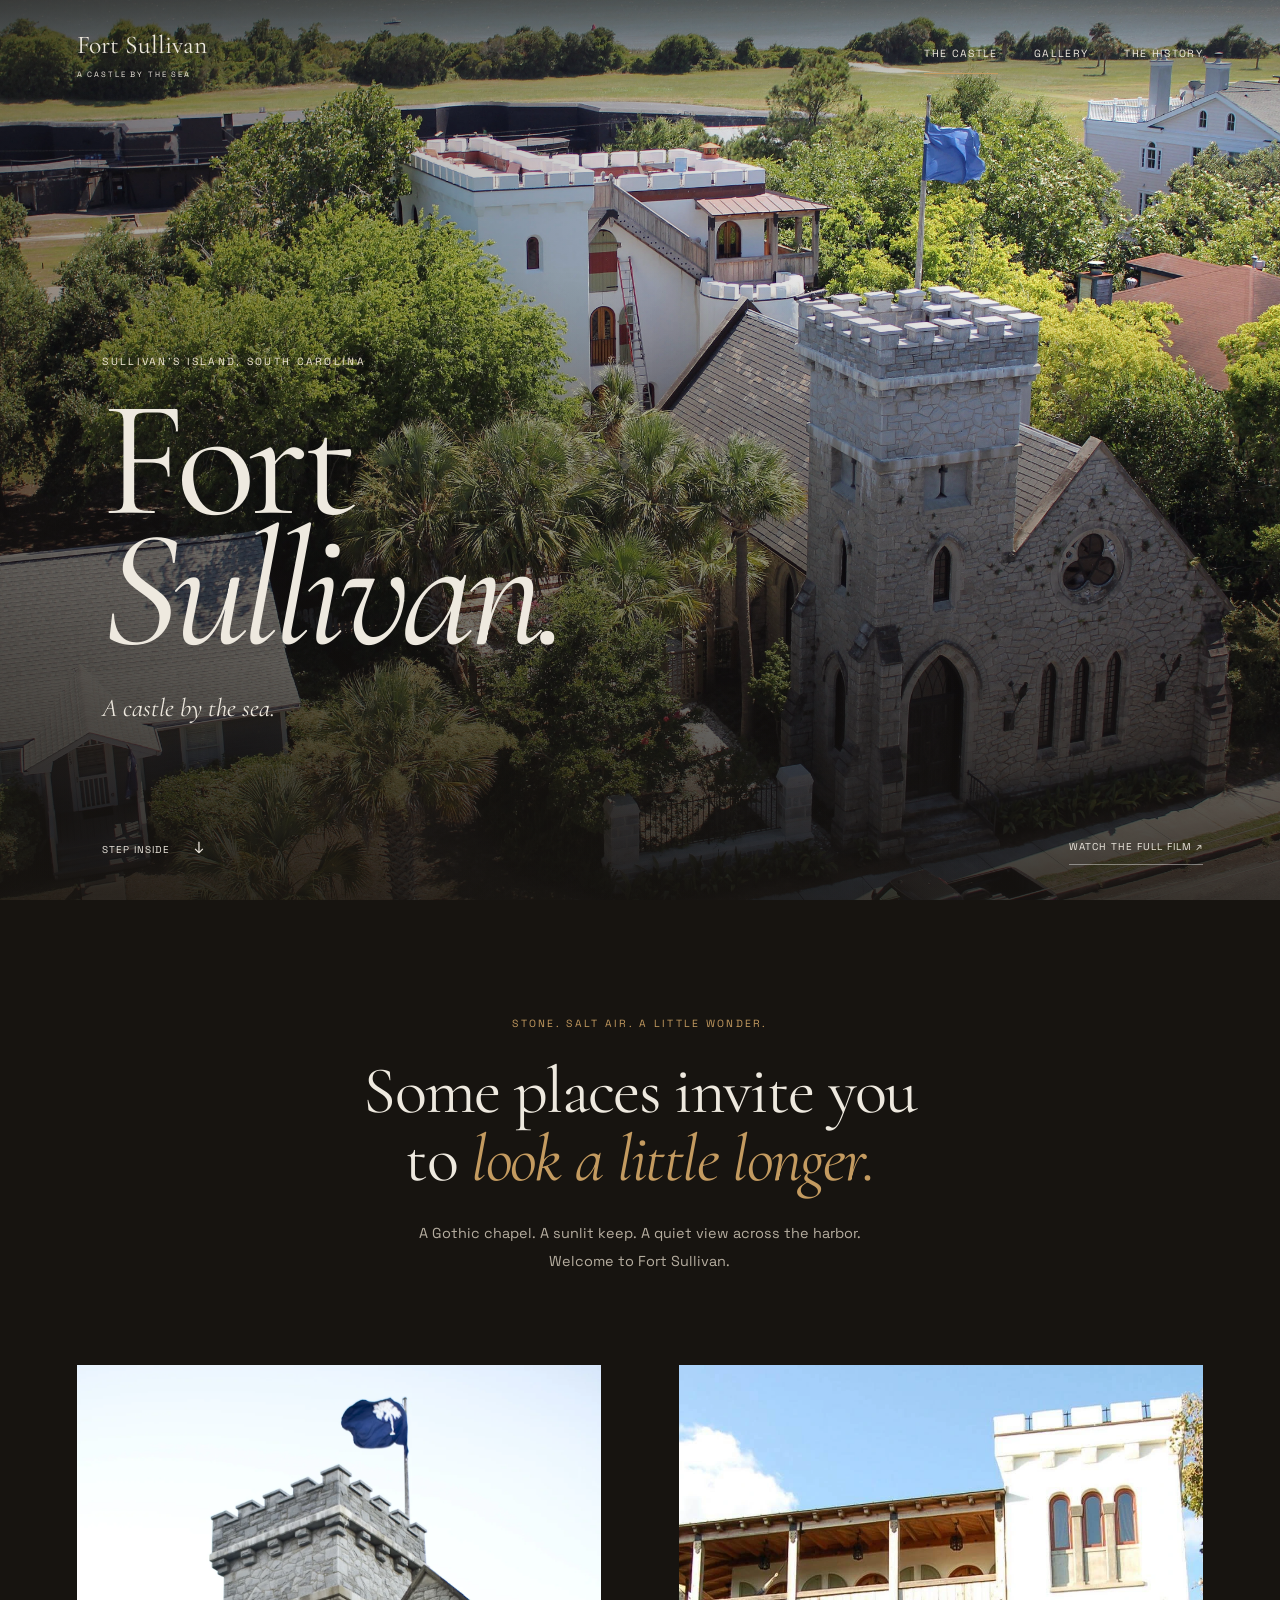
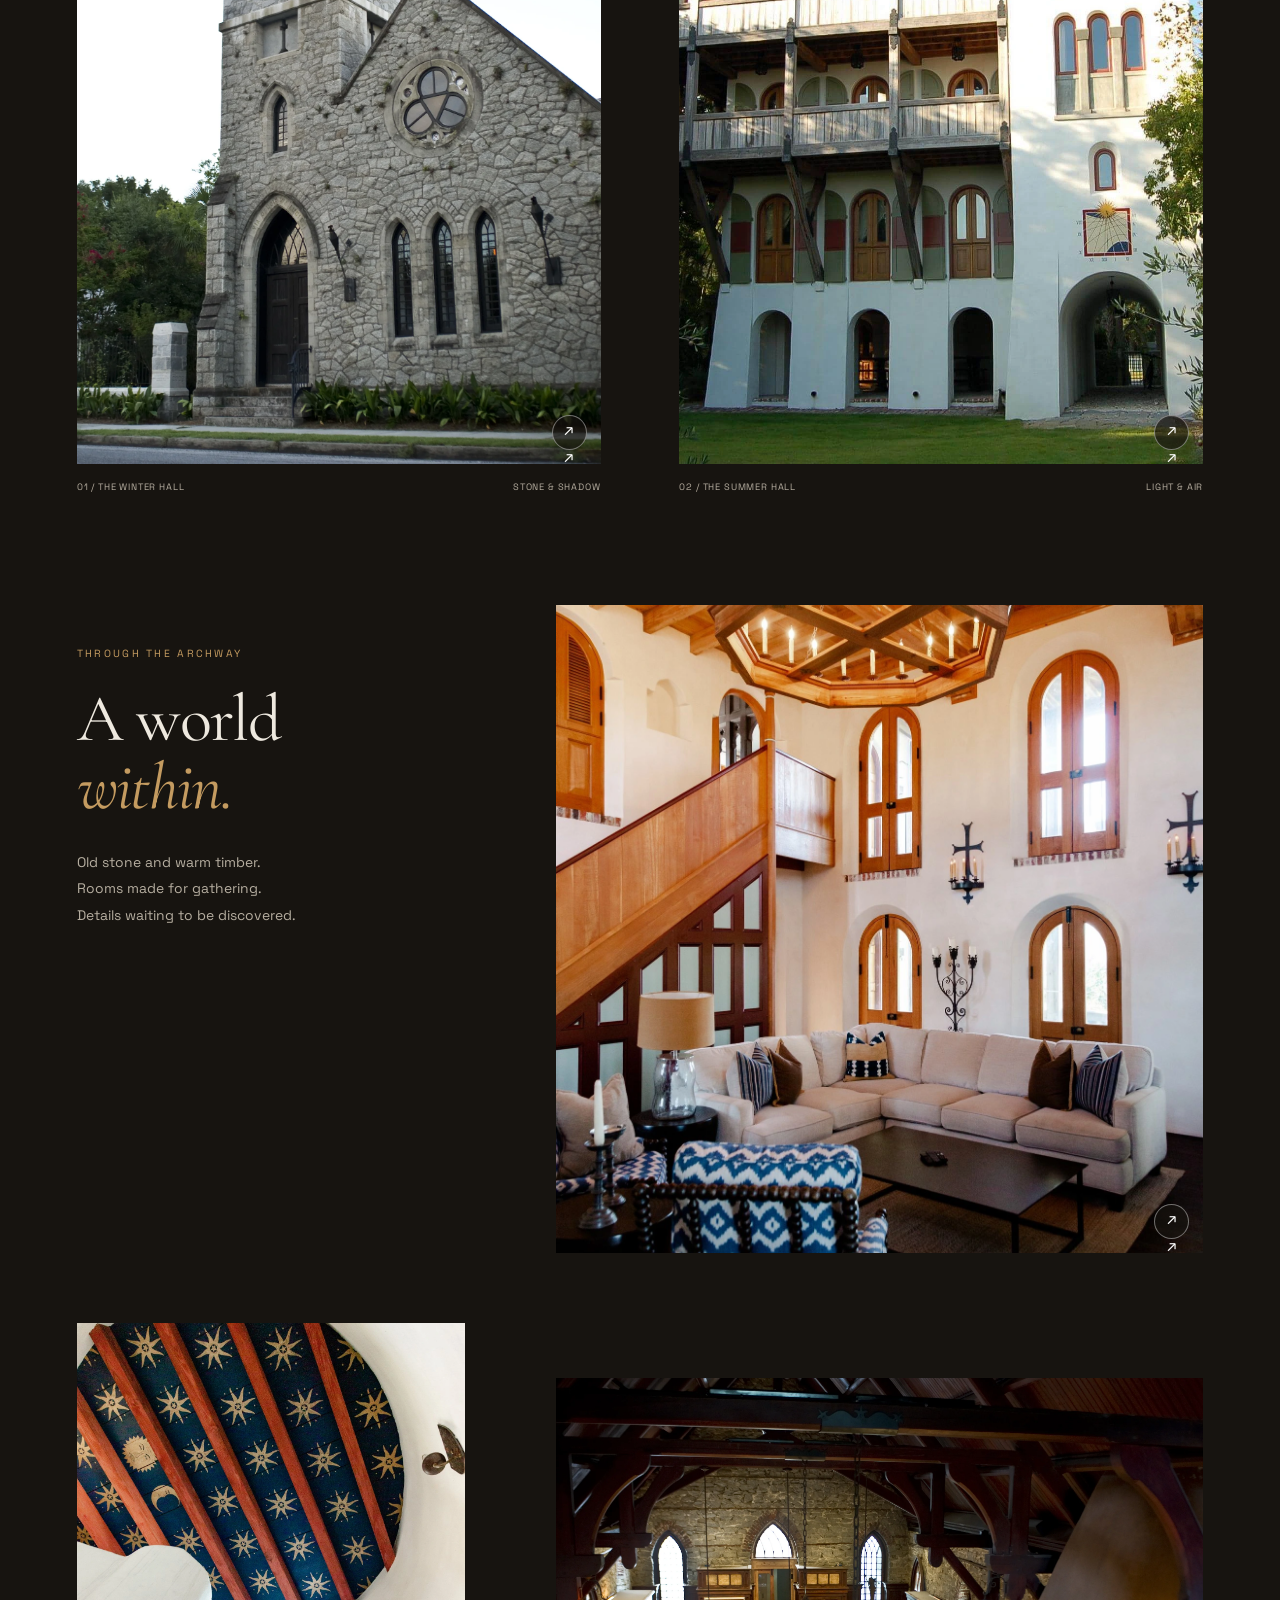
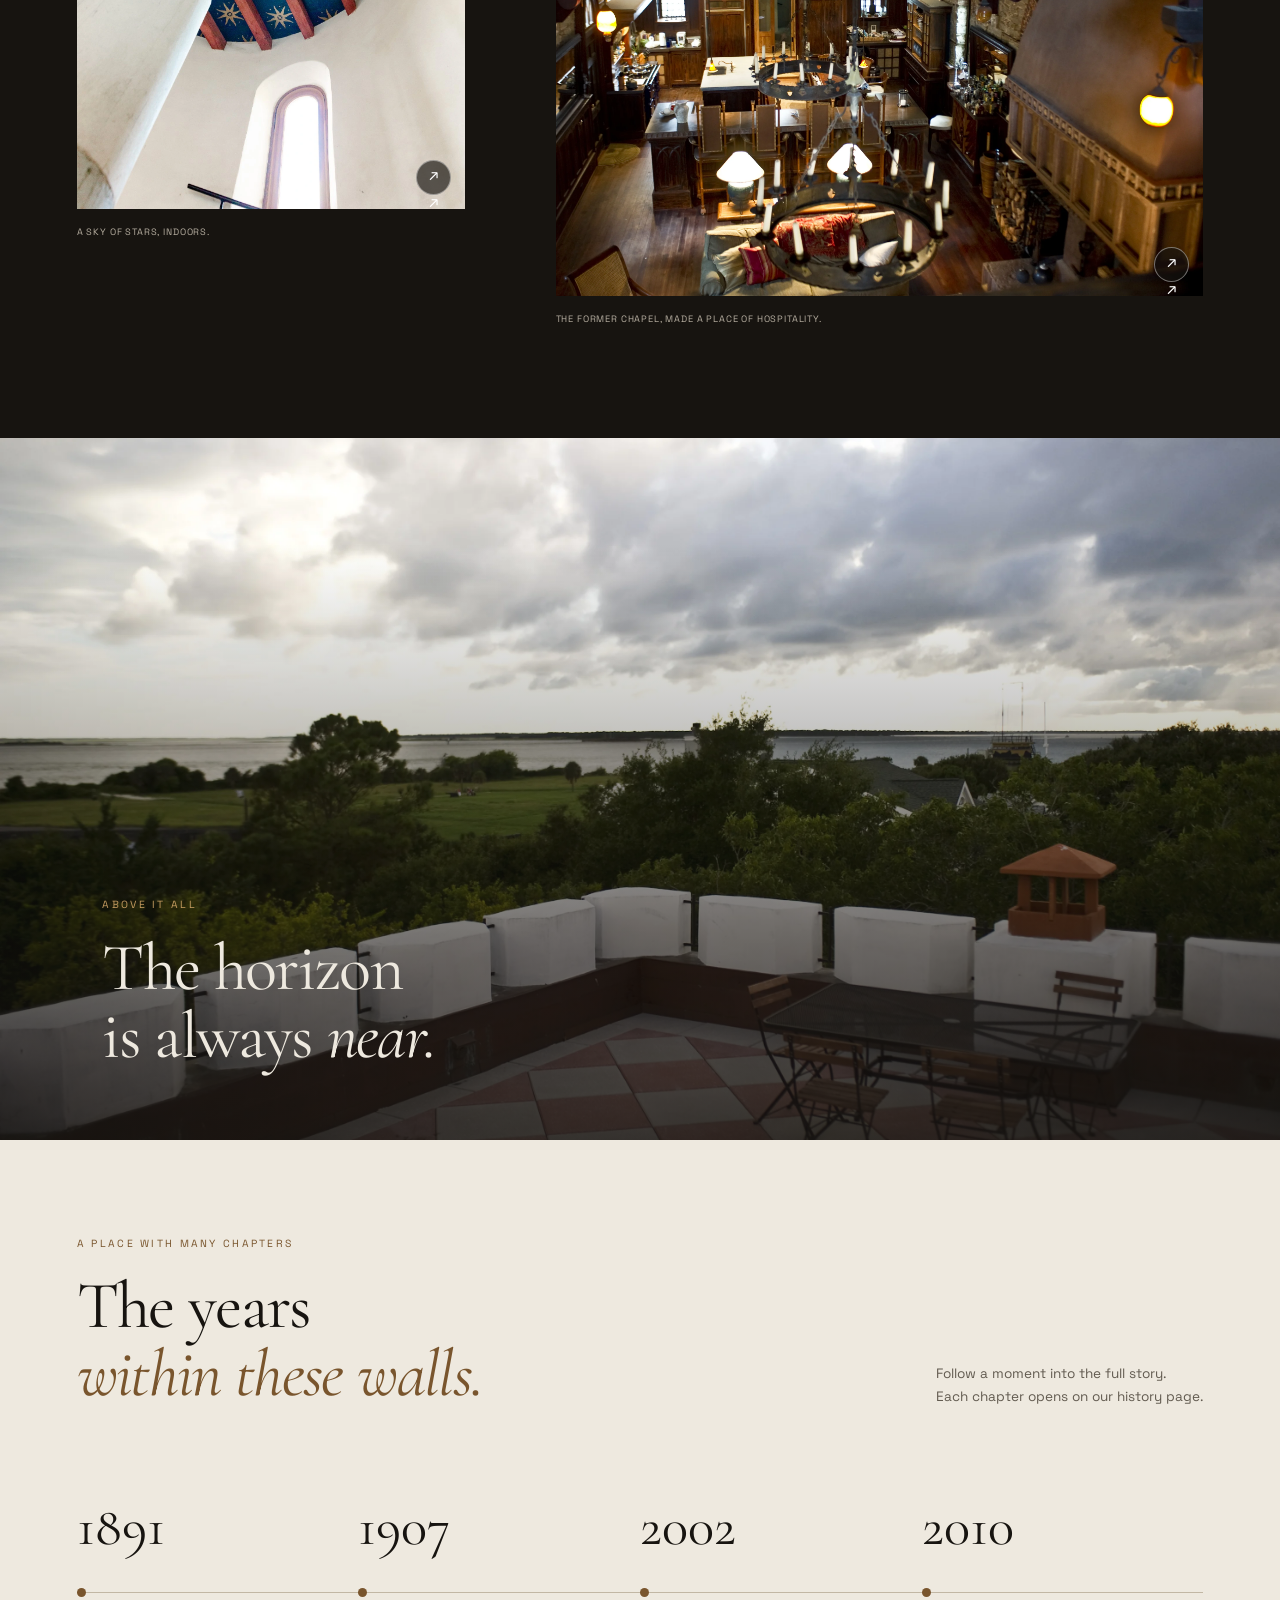
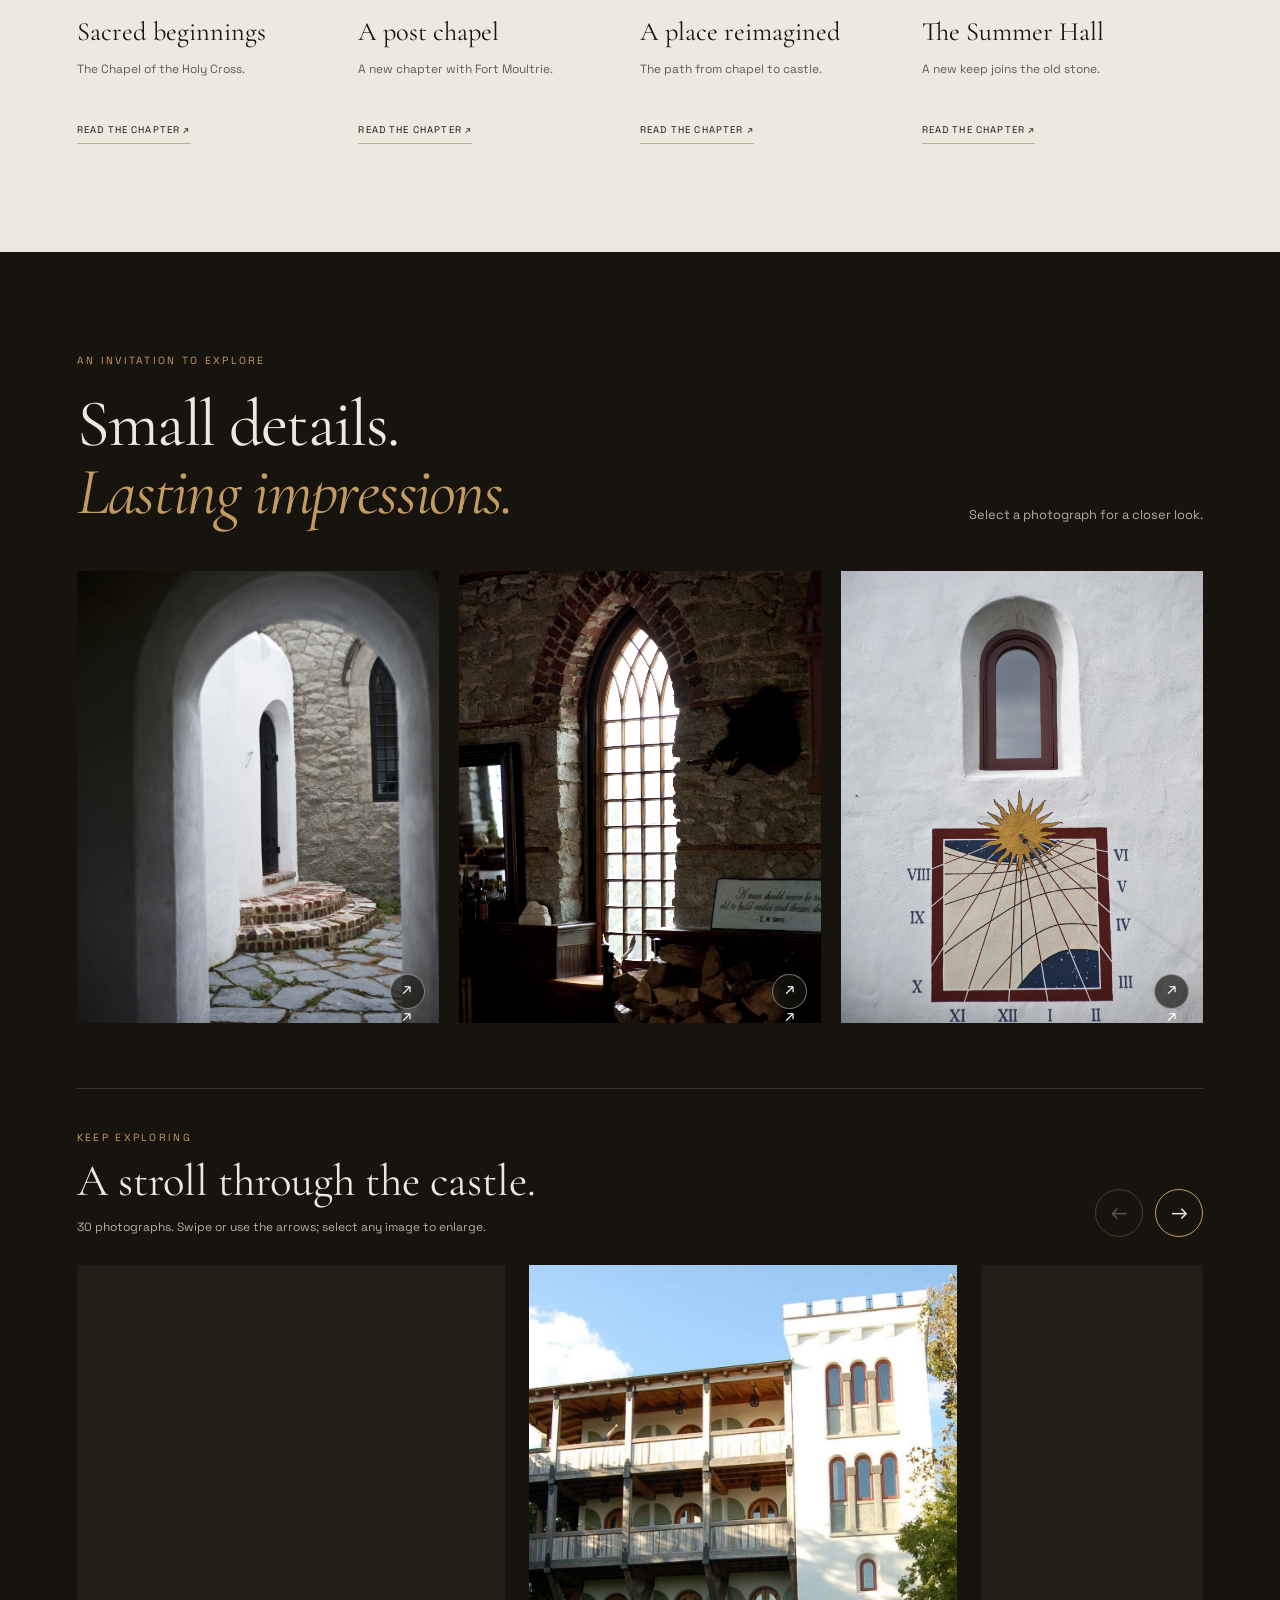
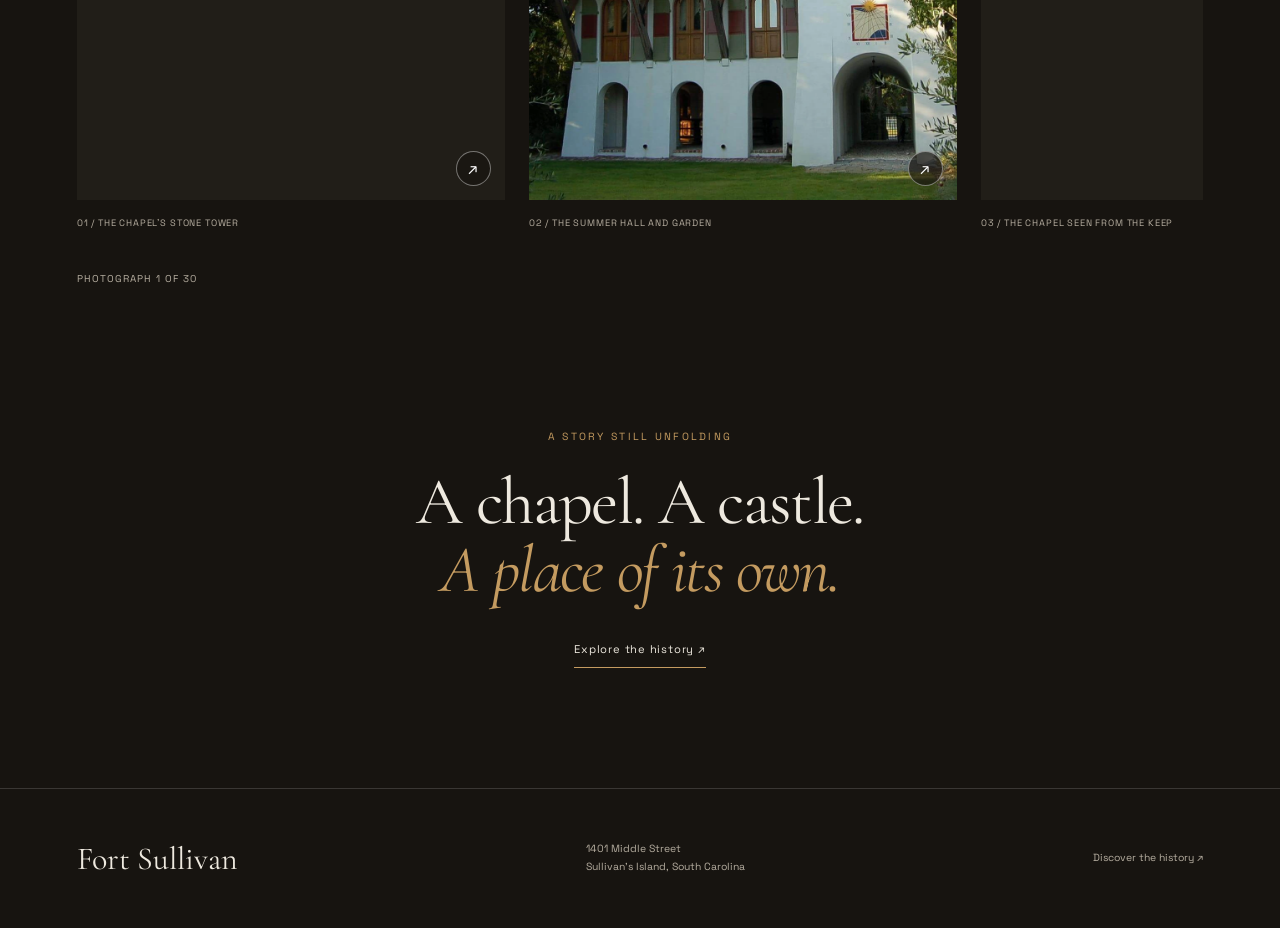
<file: index.html>
<!DOCTYPE html>
<html lang="en">
<head>
  <meta charset="UTF-8">
  <meta name="viewport" content="width=device-width, initial-scale=1">
  <meta name="description" content="A castle by the sea on Sullivan’s Island. Explore the stone halls, sunlit terraces, and history of Fort Sullivan.">
  <meta name="theme-color" content="#171410">
  <title>Fort Sullivan | A Castle by the Sea</title>
  <link rel="preconnect" href="https://fonts.googleapis.com">
  <link rel="preconnect" href="https://fonts.gstatic.com" crossorigin>
  <link href="https://fonts.googleapis.com/css2?family=Cormorant+Garamond:ital,wght@0,400;0,500;0,600;1,400;1,500&family=Space+Grotesk:wght@400;500&display=swap" rel="stylesheet">
  <link rel="stylesheet" href="style.css">
  <script src="site.js" defer></script>
</head>
<body class="home">
<a class="skip-link" href="#main">Skip to content</a>
<nav class="site-nav" aria-label="Main navigation">
  <a class="brand" href="index.html">Fort Sullivan<span>A castle by the sea</span></a>
  <div class="nav-links">
    <a href="index.html" aria-current="page">The Castle</a>
    <a href="index.html#gallery">Gallery</a>
    <a href="history.html">The History</a>
  </div>
</nav>
<header class="hero" id="top">
  <img class="hero-poster" src="Mugdock1.webp" alt="The stone chapel and adjoining keep among the trees on Sullivan’s Island" fetchpriority="high">
  <div class="hero-film" aria-hidden="true"><div id="hero-player"></div></div>
  <div class="hero-shade"></div>
  <div class="hero-content">
    <p class="eyebrow">Sullivan’s Island, South Carolina</p>
    <h1>Fort<br><em>Sullivan.</em></h1>
    <p class="hero-subtitle">A castle by the sea.</p>
  </div>
  <div class="hero-bottom"><a class="scroll-link" href="#main">Step inside <span aria-hidden="true">↓</span></a><div class="film-controls"><button id="film-toggle" type="button" hidden>Pause film</button><a href="https://www.youtube.com/watch?v=VDt1A-Oq2Xg" target="_blank" rel="noopener">Watch the full film ↗</a></div></div>
</header>
<main id="main">
  <section class="introduction wrap" aria-labelledby="intro-title">
    <p class="eyebrow">Stone. Salt air. A little wonder.</p>
    <h2 id="intro-title">Some places invite you<br>to <em>look a little longer.</em></h2>
    <p>A Gothic chapel. A sunlit keep. A quiet view across the harbor.<br>Welcome to Fort Sullivan.</p>
  </section>
  <section class="castle-portraits wrap" aria-label="The castle in photographs">
    <figure class="portrait-tall"><a class="photo " href="castlex1.webp" data-lightbox aria-label="Enlarge: Granite chapel, pointed windows, and crenellated tower"><img src="castlex1.webp" alt="Granite chapel, pointed windows, and crenellated tower" loading="lazy"><span class="photo-enlarge" aria-hidden="true">↗</span></a><figcaption><span>01 / The Winter Hall</span><span>Stone &amp; shadow</span></figcaption></figure>
    <figure class="portrait-offset"><a class="photo " href="MugdockExt.webp" data-lightbox aria-label="Enlarge: The Summer Hall exterior and garden"><img src="MugdockExt.webp" alt="The Summer Hall exterior and garden" loading="lazy"><span class="photo-enlarge" aria-hidden="true">↗</span></a><figcaption><span>02 / The Summer Hall</span><span>Light &amp; air</span></figcaption></figure>
  </section>
  <section class="room-story wrap" aria-labelledby="room-title">
    <div class="room-heading"><p class="eyebrow">Through the archway</p><h2 id="room-title">A world<br><em>within.</em></h2><p>Old stone and warm timber.<br>Rooms made for gathering.<br>Details waiting to be discovered.</p></div>
    <figure><a class="photo " href="keepgreatroom2.webp" data-lightbox aria-label="Enlarge: Sunlit great room with cypress beams and arched windows"><img src="keepgreatroom2.webp" alt="Sunlit great room with cypress beams and arched windows" loading="lazy"><span class="photo-enlarge" aria-hidden="true">↗</span></a></figure>
    <figure class="room-detail"><a class="photo " href="keepstarsstairwell.webp" data-lightbox aria-label="Enlarge: Gold stars on a blue ceiling above the stairwell"><img src="keepstarsstairwell.webp" alt="Gold stars on a blue ceiling above the stairwell" loading="lazy"><span class="photo-enlarge" aria-hidden="true">↗</span></a><figcaption>A sky of stars, indoors.</figcaption></figure>
    <figure class="room-wide"><a class="photo " href="castlen1.webp" data-lightbox aria-label="Enlarge: Winter Hall dining room beneath exposed timber trusses"><img src="castlen1.webp" alt="Winter Hall dining room beneath exposed timber trusses" loading="lazy"><span class="photo-enlarge" aria-hidden="true">↗</span></a><figcaption>The former chapel, made a place of hospitality.</figcaption></figure>
  </section>
  <section class="harbor" aria-labelledby="harbor-title">
    <img src="keeproof3.webp" alt="Rooftop terrace looking out over the trees toward Charleston Harbor" loading="lazy">
    <div><p class="eyebrow">Above it all</p><h2 id="harbor-title">The horizon<br>is always <em>near.</em></h2></div>
  </section>
  <section class="timeline-section" id="timeline" aria-labelledby="timeline-title">
    <div class="wrap"><div class="timeline-heading"><div><p class="eyebrow">A place with many chapters</p><h2 id="timeline-title">The years<br><em>within these walls.</em></h2></div><p>Follow a moment into the full story.<br>Each chapter opens on our history page.</p></div>
      <ol class="timeline">
        <li><a href="history.html#chapel"><span class="timeline-year">1891</span><span class="timeline-dot" aria-hidden="true"></span><h3>Sacred beginnings</h3><p>The Chapel of the Holy Cross.</p><span class="read-chapter">Read the chapter ↗</span></a></li>
        <li><a href="history.html#garrison"><span class="timeline-year">1907</span><span class="timeline-dot" aria-hidden="true"></span><h3>A post chapel</h3><p>A new chapter with Fort Moultrie.</p><span class="read-chapter">Read the chapter ↗</span></a></li>
        <li><a href="history.html#restoration"><span class="timeline-year">2002</span><span class="timeline-dot" aria-hidden="true"></span><h3>A place reimagined</h3><p>The path from chapel to castle.</p><span class="read-chapter">Read the chapter ↗</span></a></li>
        <li><a href="history.html#keep"><span class="timeline-year">2010</span><span class="timeline-dot" aria-hidden="true"></span><h3>The Summer Hall</h3><p>A new keep joins the old stone.</p><span class="read-chapter">Read the chapter ↗</span></a></li>
      </ol>
    </div>
  </section>
  <section class="gallery-section wrap" id="gallery" aria-labelledby="gallery-title">
    <div class="section-heading"><div><p class="eyebrow">An invitation to explore</p><h2 id="gallery-title">Small details.<br><em>Lasting impressions.</em></h2></div><p>Select a photograph for a closer look.</p></div>
    <div class="gallery-grid">
<a class="photo " href="keepcastlejoin2.webp" data-lightbox aria-label="Enlarge: The arched passage between the chapel and keep"><img src="keepcastlejoin2.webp" alt="The arched passage between the chapel and keep" loading="lazy"><span class="photo-enlarge" aria-hidden="true">↗</span></a>
<a class="photo " href="castlen26.webp" data-lightbox aria-label="Enlarge: Light through a pointed chapel window"><img src="castlen26.webp" alt="Light through a pointed chapel window" loading="lazy"><span class="photo-enlarge" aria-hidden="true">↗</span></a>
<a class="photo " href="keepx16.webp" data-lightbox aria-label="Enlarge: The painted sundial on the keep"><img src="keepx16.webp" alt="The painted sundial on the keep" loading="lazy"><span class="photo-enlarge" aria-hidden="true">↗</span></a>
    </div>
    <section class="photo-carousel" aria-roledescription="carousel" aria-labelledby="carousel-title">
      <div class="carousel-heading"><div><p class="eyebrow">Keep exploring</p><h3 id="carousel-title">A stroll through the castle.</h3><p>30 photographs. Swipe or use the arrows; select any image to enlarge.</p></div><div class="carousel-controls" hidden><button type="button" class="carousel-prev" aria-label="Previous photographs" aria-controls="castle-photo-track"></button><button type="button" class="carousel-next" aria-label="Next photographs" aria-controls="castle-photo-track"></button></div></div>
      <div class="carousel-track" id="castle-photo-track" tabindex="0" aria-label="Castle photographs; use left and right arrow keys to browse">
        <figure class="carousel-slide" role="group" aria-roledescription="slide" aria-label="1 of 30"><a class="photo" href="Mugdock2.webp" data-lightbox data-gallery="castle-collection" aria-label="Enlarge: The chapel&apos;s stone tower"><img src="Mugdock2.webp" alt="The chapel&apos;s stone tower" loading="lazy" decoding="async"><span class="photo-enlarge" aria-hidden="true"></span></a><figcaption><span>01 / The chapel&apos;s stone tower</span></figcaption></figure>
        <figure class="carousel-slide" role="group" aria-roledescription="slide" aria-label="2 of 30"><a class="photo" href="MugdockExt.webp" data-lightbox data-gallery="castle-collection" aria-label="Enlarge: The Summer Hall and garden"><img src="MugdockExt.webp" alt="The Summer Hall and garden" loading="lazy" decoding="async"><span class="photo-enlarge" aria-hidden="true"></span></a><figcaption><span>02 / The Summer Hall and garden</span></figcaption></figure>
        <figure class="carousel-slide" role="group" aria-roledescription="slide" aria-label="3 of 30"><a class="photo" href="castlefromkeep.webp" data-lightbox data-gallery="castle-collection" aria-label="Enlarge: The chapel seen from the keep"><img src="castlefromkeep.webp" alt="The chapel seen from the keep" loading="lazy" decoding="async"><span class="photo-enlarge" aria-hidden="true"></span></a><figcaption><span>03 / The chapel seen from the keep</span></figcaption></figure>
        <figure class="carousel-slide" role="group" aria-roledescription="slide" aria-label="4 of 30"><a class="photo" href="castlen13.webp" data-lightbox data-gallery="castle-collection" aria-label="Enlarge: Gathering around the kitchen island"><img src="castlen13.webp" alt="Gathering around the kitchen island" loading="lazy" decoding="async"><span class="photo-enlarge" aria-hidden="true"></span></a><figcaption><span>04 / Gathering around the kitchen island</span></figcaption></figure>
        <figure class="carousel-slide" role="group" aria-roledescription="slide" aria-label="5 of 30"><a class="photo" href="castlen15.webp" data-lightbox data-gallery="castle-collection" aria-label="Enlarge: Copper pans in the Winter Hall kitchen"><img src="castlen15.webp" alt="Copper pans in the Winter Hall kitchen" loading="lazy" decoding="async"><span class="photo-enlarge" aria-hidden="true"></span></a><figcaption><span>05 / Copper pans in the Winter Hall kitchen</span></figcaption></figure>
        <figure class="carousel-slide" role="group" aria-roledescription="slide" aria-label="6 of 30"><a class="photo" href="castlen18.webp" data-lightbox data-gallery="castle-collection" aria-label="Enlarge: Light at the end of the nave"><img src="castlen18.webp" alt="Light at the end of the nave" loading="lazy" decoding="async"><span class="photo-enlarge" aria-hidden="true"></span></a><figcaption><span>06 / Light at the end of the nave</span></figcaption></figure>
        <figure class="carousel-slide" role="group" aria-roledescription="slide" aria-label="7 of 30"><a class="photo" href="castlen19.webp" data-lightbox data-gallery="castle-collection" aria-label="Enlarge: Color in the stained glass"><img src="castlen19.webp" alt="Color in the stained glass" loading="lazy" decoding="async"><span class="photo-enlarge" aria-hidden="true"></span></a><figcaption><span>07 / Color in the stained glass</span></figcaption></figure>
        <figure class="carousel-slide" role="group" aria-roledescription="slide" aria-label="8 of 30"><a class="photo" href="castlen4.webp" data-lightbox data-gallery="castle-collection" aria-label="Enlarge: The curve of the spiral stair"><img src="castlen4.webp" alt="The curve of the spiral stair" loading="lazy" decoding="async"><span class="photo-enlarge" aria-hidden="true"></span></a><figcaption><span>08 / The curve of the spiral stair</span></figcaption></figure>
        <figure class="carousel-slide" role="group" aria-roledescription="slide" aria-label="9 of 30"><a class="photo" href="castlen22.webp" data-lightbox data-gallery="castle-collection" aria-label="Enlarge: A quiet corner of the library"><img src="castlen22.webp" alt="A quiet corner of the library" loading="lazy" decoding="async"><span class="photo-enlarge" aria-hidden="true"></span></a><figcaption><span>09 / A quiet corner of the library</span></figcaption></figure>
        <figure class="carousel-slide" role="group" aria-roledescription="slide" aria-label="10 of 30"><a class="photo" href="castlen24.webp" data-lightbox data-gallery="castle-collection" aria-label="Enlarge: Candlelight beneath the timber trusses"><img src="castlen24.webp" alt="Candlelight beneath the timber trusses" loading="lazy" decoding="async"><span class="photo-enlarge" aria-hidden="true"></span></a><figcaption><span>10 / Candlelight beneath the timber trusses</span></figcaption></figure>
        <figure class="carousel-slide" role="group" aria-roledescription="slide" aria-label="11 of 30"><a class="photo" href="castlen6.webp" data-lightbox data-gallery="castle-collection" aria-label="Enlarge: An iron window set in stone"><img src="castlen6.webp" alt="An iron window set in stone" loading="lazy" decoding="async"><span class="photo-enlarge" aria-hidden="true"></span></a><figcaption><span>11 / An iron window set in stone</span></figcaption></figure>
        <figure class="carousel-slide" role="group" aria-roledescription="slide" aria-label="12 of 30"><a class="photo" href="keepgreatroom1.webp" data-lightbox data-gallery="castle-collection" aria-label="Enlarge: A seat beside the staircase"><img src="keepgreatroom1.webp" alt="A seat beside the staircase" loading="lazy" decoding="async"><span class="photo-enlarge" aria-hidden="true"></span></a><figcaption><span>12 / A seat beside the staircase</span></figcaption></figure>
        <figure class="carousel-slide" role="group" aria-roledescription="slide" aria-label="13 of 30"><a class="photo" href="keepn6.webp" data-lightbox data-gallery="castle-collection" aria-label="Enlarge: The Summer Hall fireplace"><img src="keepn6.webp" alt="The Summer Hall fireplace" loading="lazy" decoding="async"><span class="photo-enlarge" aria-hidden="true"></span></a><figcaption><span>13 / The Summer Hall fireplace</span></figcaption></figure>
        <figure class="carousel-slide" role="group" aria-roledescription="slide" aria-label="14 of 30"><a class="photo" href="keepn7.webp" data-lightbox data-gallery="castle-collection" aria-label="Enlarge: A rocking chair by the stairs"><img src="keepn7.webp" alt="A rocking chair by the stairs" loading="lazy" decoding="async"><span class="photo-enlarge" aria-hidden="true"></span></a><figcaption><span>14 / A rocking chair by the stairs</span></figcaption></figure>
        <figure class="carousel-slide" role="group" aria-roledescription="slide" aria-label="15 of 30"><a class="photo" href="keepn4.webp" data-lightbox data-gallery="castle-collection" aria-label="Enlarge: Cypress beams and the great-room chandelier"><img src="keepn4.webp" alt="Cypress beams and the great-room chandelier" loading="lazy" decoding="async"><span class="photo-enlarge" aria-hidden="true"></span></a><figcaption><span>15 / Cypress beams and the great-room chandelier</span></figcaption></figure>
        <figure class="carousel-slide" role="group" aria-roledescription="slide" aria-label="16 of 30"><a class="photo" href="keepn17.webp" data-lightbox data-gallery="castle-collection" aria-label="Enlarge: A bedchamber in the keep"><img src="keepn17.webp" alt="A bedchamber in the keep" loading="lazy" decoding="async"><span class="photo-enlarge" aria-hidden="true"></span></a><figcaption><span>16 / A bedchamber in the keep</span></figcaption></figure>
        <figure class="carousel-slide" role="group" aria-roledescription="slide" aria-label="17 of 30"><a class="photo" href="keepn20.webp" data-lightbox data-gallery="castle-collection" aria-label="Enlarge: Built-in bunks and a ladder"><img src="keepn20.webp" alt="Built-in bunks and a ladder" loading="lazy" decoding="async"><span class="photo-enlarge" aria-hidden="true"></span></a><figcaption><span>17 / Built-in bunks and a ladder</span></figcaption></figure>
        <figure class="carousel-slide" role="group" aria-roledescription="slide" aria-label="18 of 30"><a class="photo" href="keepn22.webp" data-lightbox data-gallery="castle-collection" aria-label="Enlarge: A passage through the keep"><img src="keepn22.webp" alt="A passage through the keep" loading="lazy" decoding="async"><span class="photo-enlarge" aria-hidden="true"></span></a><figcaption><span>18 / A passage through the keep</span></figcaption></figure>
        <figure class="carousel-slide" role="group" aria-roledescription="slide" aria-label="19 of 30"><a class="photo" href="keepn27.webp" data-lightbox data-gallery="castle-collection" aria-label="Enlarge: Daylight through an arched window"><img src="keepn27.webp" alt="Daylight through an arched window" loading="lazy" decoding="async"><span class="photo-enlarge" aria-hidden="true"></span></a><figcaption><span>19 / Daylight through an arched window</span></figcaption></figure>
        <figure class="carousel-slide" role="group" aria-roledescription="slide" aria-label="20 of 30"><a class="photo" href="keepstars.webp" data-lightbox data-gallery="castle-collection" aria-label="Enlarge: Gold stars against a midnight sky"><img src="keepstars.webp" alt="Gold stars against a midnight sky" loading="lazy" decoding="async"><span class="photo-enlarge" aria-hidden="true"></span></a><figcaption><span>20 / Gold stars against a midnight sky</span></figcaption></figure>
        <figure class="carousel-slide" role="group" aria-roledescription="slide" aria-label="21 of 30"><a class="photo" href="keepx6.webp" data-lightbox data-gallery="castle-collection" aria-label="Enlarge: Rocking chairs along the porch"><img src="keepx6.webp" alt="Rocking chairs along the porch" loading="lazy" decoding="async"><span class="photo-enlarge" aria-hidden="true"></span></a><figcaption><span>21 / Rocking chairs along the porch</span></figcaption></figure>
        <figure class="carousel-slide" role="group" aria-roledescription="slide" aria-label="22 of 30"><a class="photo" href="keepx12.webp" data-lightbox data-gallery="castle-collection" aria-label="Enlarge: A lantern in the archway"><img src="keepx12.webp" alt="A lantern in the archway" loading="lazy" decoding="async"><span class="photo-enlarge" aria-hidden="true"></span></a><figcaption><span>22 / A lantern in the archway</span></figcaption></figure>
        <figure class="carousel-slide" role="group" aria-roledescription="slide" aria-label="23 of 30"><a class="photo" href="keepx13.webp" data-lightbox data-gallery="castle-collection" aria-label="Enlarge: A closer look at the sundial"><img src="keepx13.webp" alt="A closer look at the sundial" loading="lazy" decoding="async"><span class="photo-enlarge" aria-hidden="true"></span></a><figcaption><span>23 / A closer look at the sundial</span></figcaption></figure>
        <figure class="carousel-slide" role="group" aria-roledescription="slide" aria-label="24 of 30"><a class="photo" href="keepx14.webp" data-lightbox data-gallery="castle-collection" aria-label="Enlarge: A quiet seat on the porch"><img src="keepx14.webp" alt="A quiet seat on the porch" loading="lazy" decoding="async"><span class="photo-enlarge" aria-hidden="true"></span></a><figcaption><span>24 / A quiet seat on the porch</span></figcaption></figure>
        <figure class="carousel-slide" role="group" aria-roledescription="slide" aria-label="25 of 30"><a class="photo" href="keepx1.webp" data-lightbox data-gallery="castle-collection" aria-label="Enlarge: The garden archway"><img src="keepx1.webp" alt="The garden archway" loading="lazy" decoding="async"><span class="photo-enlarge" aria-hidden="true"></span></a><figcaption><span>25 / The garden archway</span></figcaption></figure>
        <figure class="carousel-slide" role="group" aria-roledescription="slide" aria-label="26 of 30"><a class="photo" href="keepx4.webp" data-lightbox data-gallery="castle-collection" aria-label="Enlarge: The keep&apos;s roofline"><img src="keepx4.webp" alt="The keep&apos;s roofline" loading="lazy" decoding="async"><span class="photo-enlarge" aria-hidden="true"></span></a><figcaption><span>26 / The keep&apos;s roofline</span></figcaption></figure>
        <figure class="carousel-slide" role="group" aria-roledescription="slide" aria-label="27 of 30"><a class="photo" href="keeproof.webp" data-lightbox data-gallery="castle-collection" aria-label="Enlarge: The terrace beneath a coastal sky"><img src="keeproof.webp" alt="The terrace beneath a coastal sky" loading="lazy" decoding="async"><span class="photo-enlarge" aria-hidden="true"></span></a><figcaption><span>27 / The terrace beneath a coastal sky</span></figcaption></figure>
        <figure class="carousel-slide" role="group" aria-roledescription="slide" aria-label="28 of 30"><a class="photo" href="keeproof4.webp" data-lightbox data-gallery="castle-collection" aria-label="Enlarge: A view toward the harbor"><img src="keeproof4.webp" alt="A view toward the harbor" loading="lazy" decoding="async"><span class="photo-enlarge" aria-hidden="true"></span></a><figcaption><span>28 / A view toward the harbor</span></figcaption></figure>
        <figure class="carousel-slide" role="group" aria-roledescription="slide" aria-label="29 of 30"><a class="photo" href="flag1.webp" data-lightbox data-gallery="castle-collection" aria-label="Enlarge: The palmetto flag in the breeze"><img src="flag1.webp" alt="The palmetto flag in the breeze" loading="lazy" decoding="async"><span class="photo-enlarge" aria-hidden="true"></span></a><figcaption><span>29 / The palmetto flag in the breeze</span></figcaption></figure>
        <figure class="carousel-slide" role="group" aria-roledescription="slide" aria-label="30 of 30"><a class="photo" href="view.webp" data-lightbox data-gallery="castle-collection" aria-label="Enlarge: The island&apos;s open horizon"><img src="view.webp" alt="The island&apos;s open horizon" loading="lazy" decoding="async"><span class="photo-enlarge" aria-hidden="true"></span></a><figcaption><span>30 / The island&apos;s open horizon</span></figcaption></figure>
      </div>
      <p class="carousel-position" aria-live="polite" aria-atomic="true">Photograph 1 of 30</p>
    </section>
  </section>
  <section class="closing wrap"><p class="eyebrow">A story still unfolding</p><h2>A chapel. A castle.<br><em>A place of its own.</em></h2><a class="text-link" href="history.html">Explore the history <span aria-hidden="true">↗</span></a></section>
</main>
<footer class="site-footer"><a class="footer-brand" href="index.html">Fort Sullivan</a><p>1401 Middle Street<br>Sullivan’s Island, South Carolina</p><a href="history.html">Discover the history <span aria-hidden="true">↗</span></a></footer>
<dialog class="lightbox" aria-label="Enlarged photograph"><button class="lightbox-close" type="button" aria-label="Close photograph">Close ×</button><figure><img alt=""><figcaption></figcaption></figure></dialog>
</body>
</html>
</file>
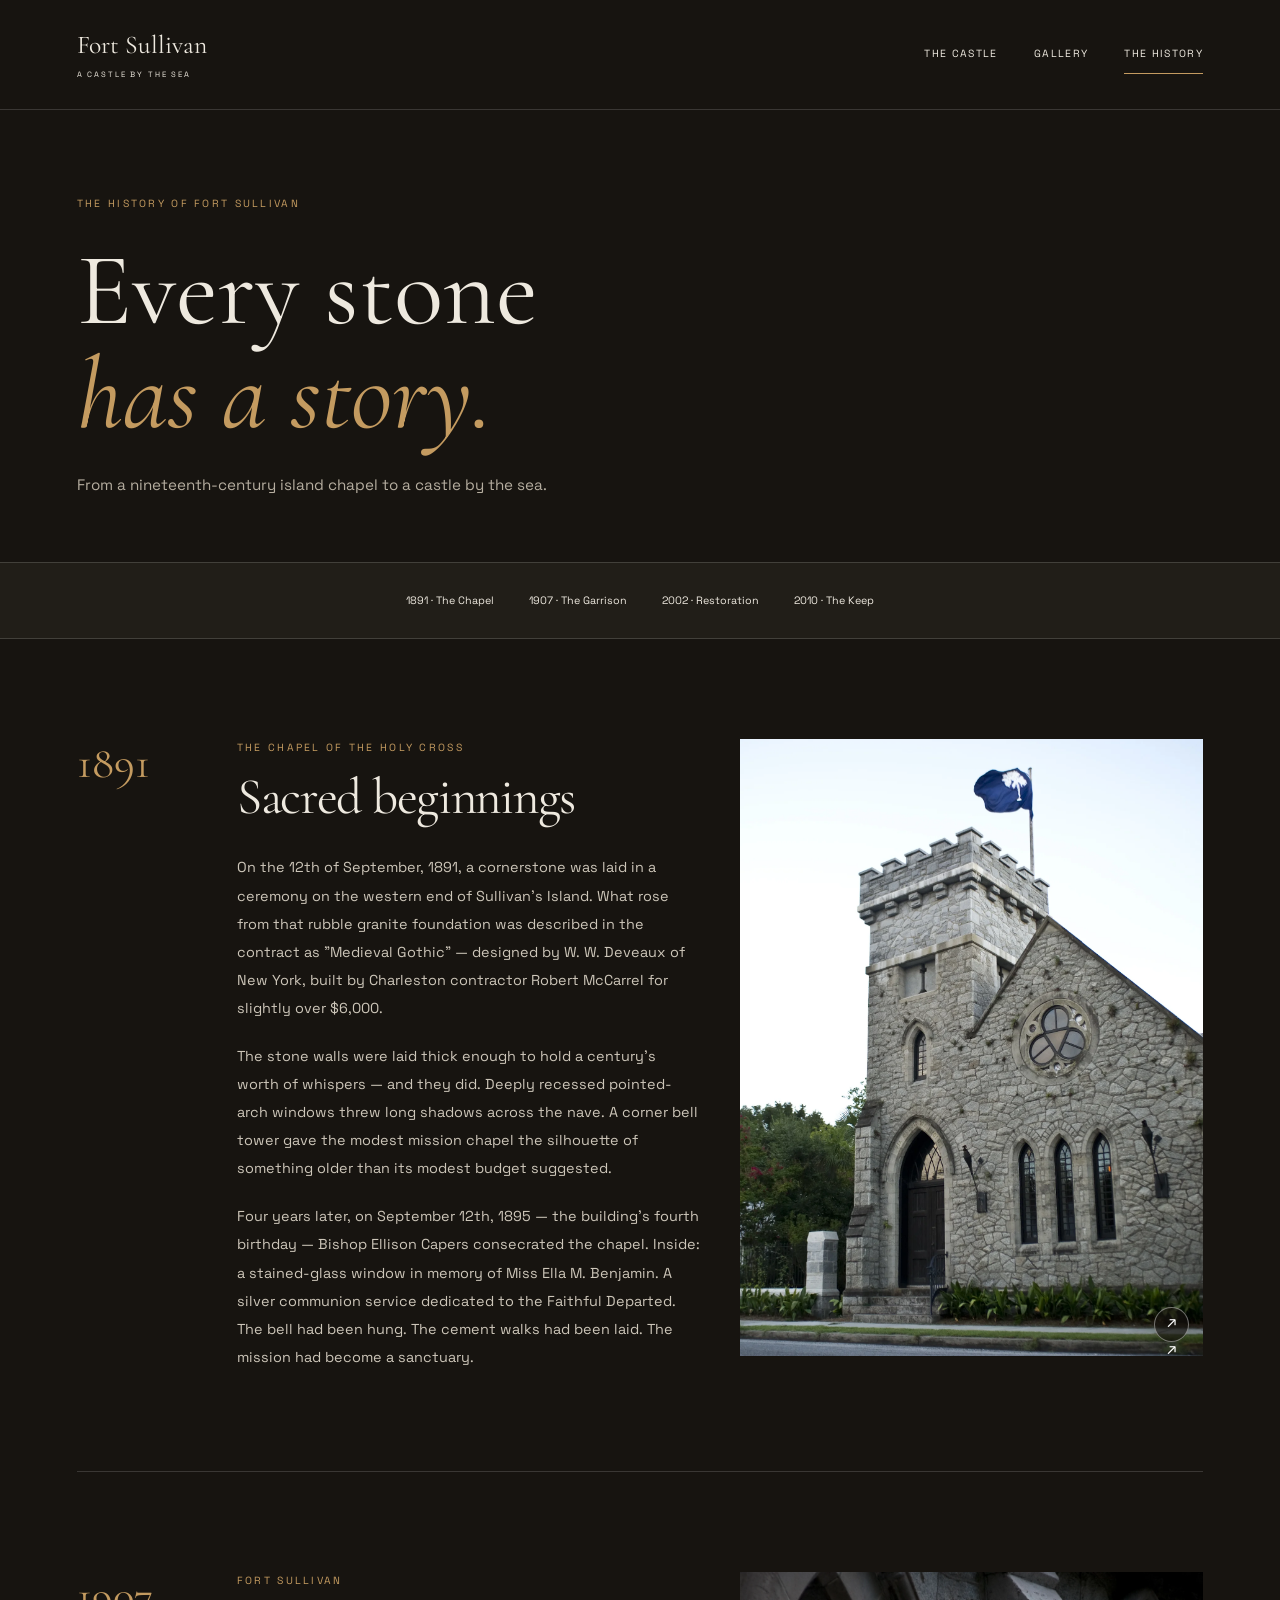
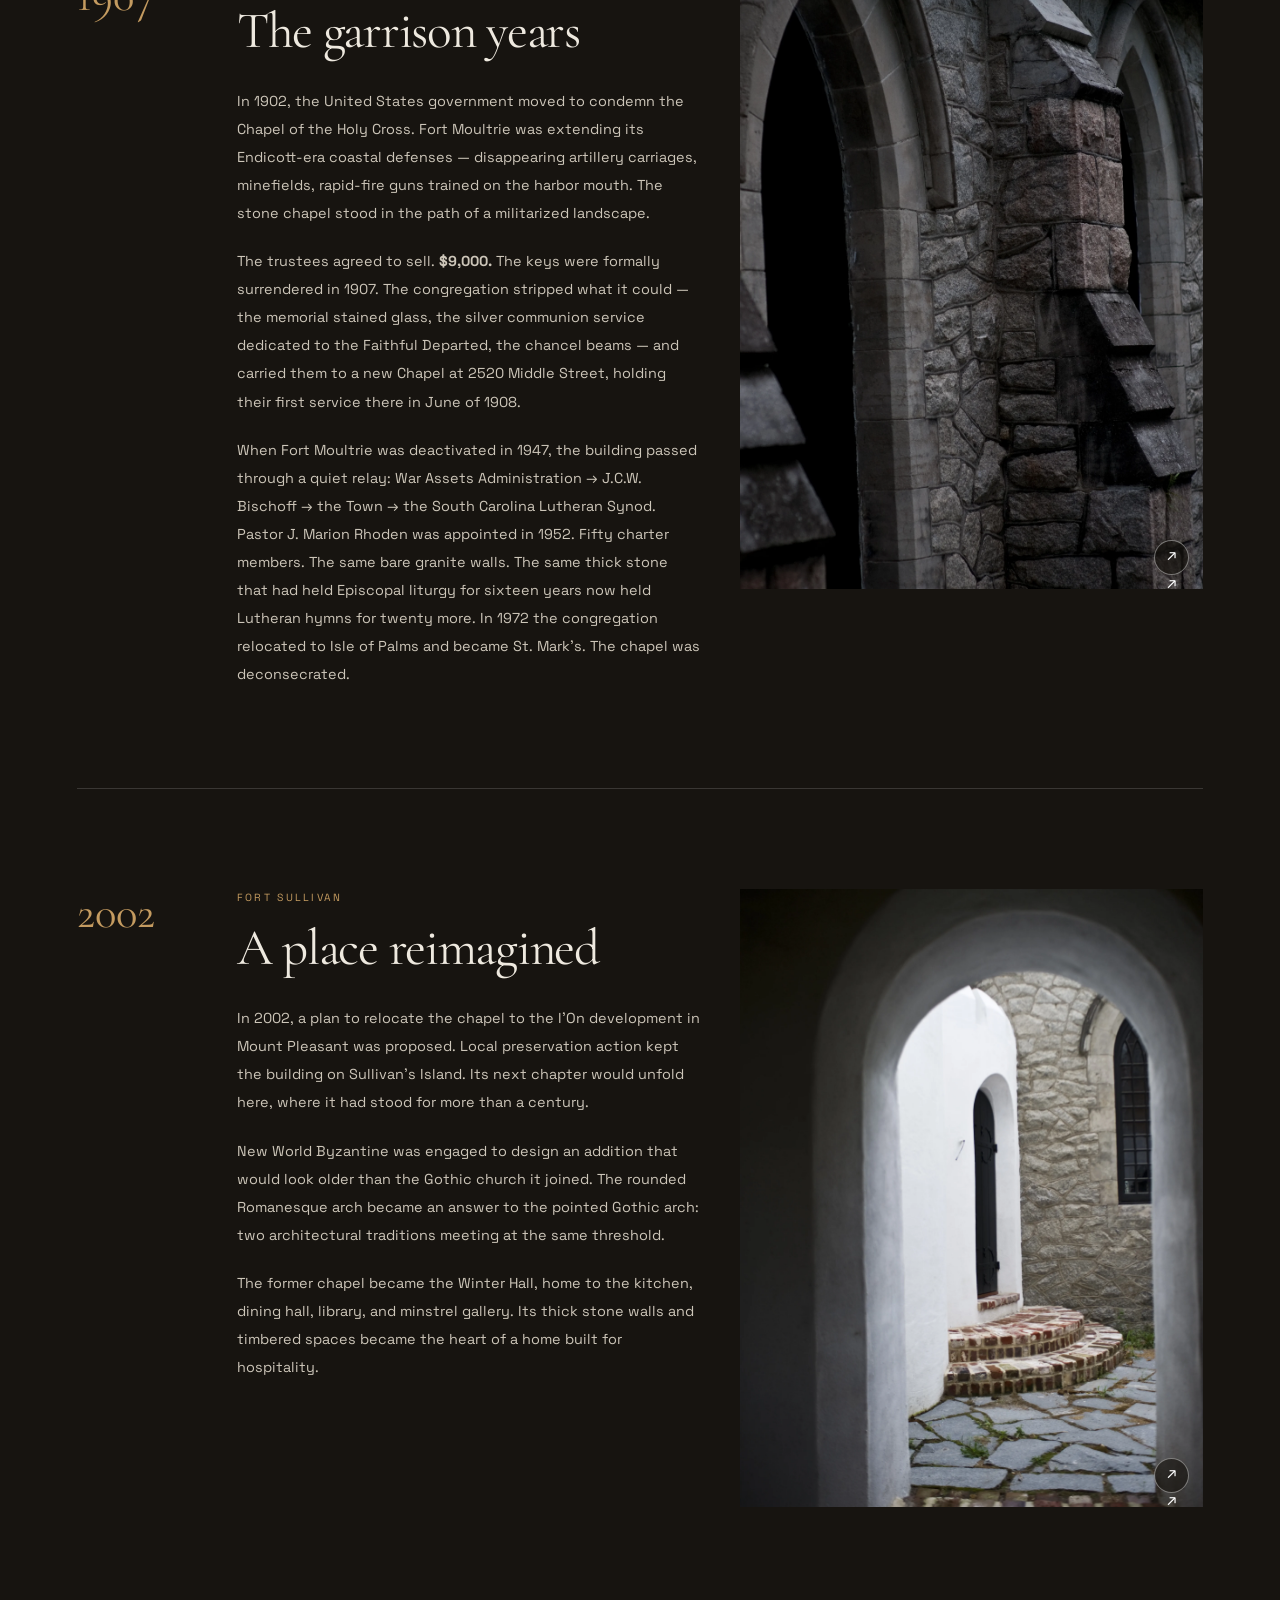
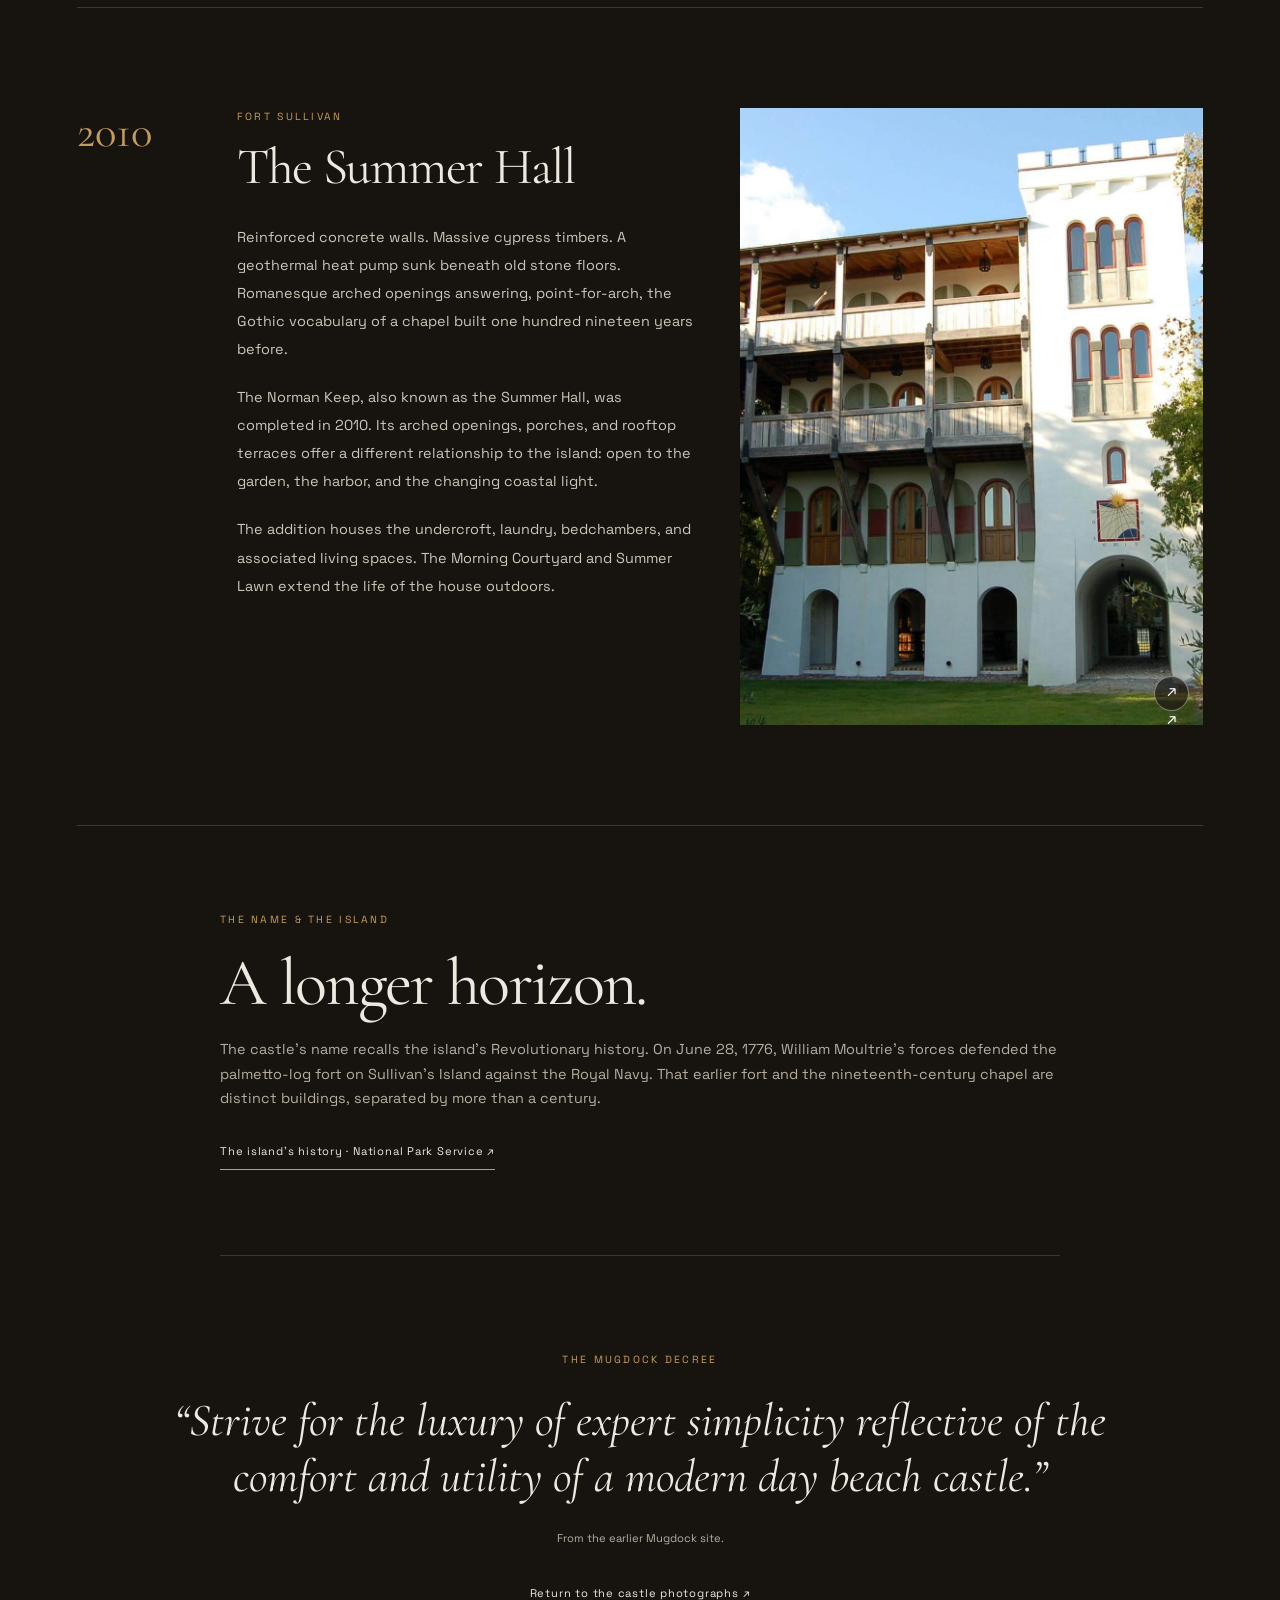
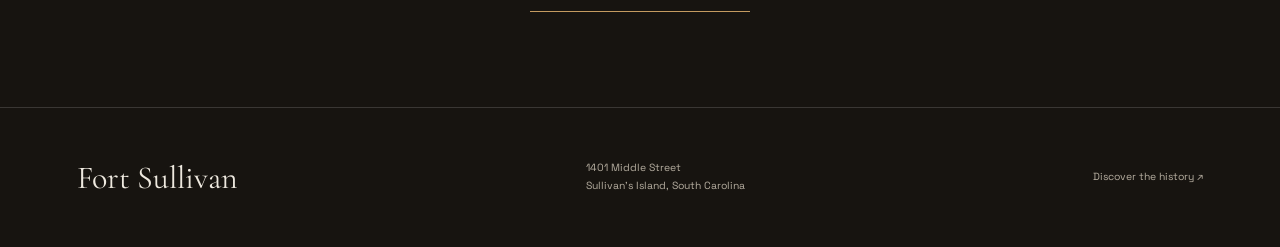
<file: history.html>
<!DOCTYPE html>
<html lang="en">
<head>
  <meta charset="UTF-8">
  <meta name="viewport" content="width=device-width, initial-scale=1">
  <meta name="description" content="From the Chapel of the Holy Cross in 1891 to the Summer Hall in 2010: the history of Fort Sullivan on Sullivan’s Island.">
  <meta name="theme-color" content="#171410">
  <title>The History | Fort Sullivan</title>
  <link rel="preconnect" href="https://fonts.googleapis.com">
  <link rel="preconnect" href="https://fonts.gstatic.com" crossorigin>
  <link href="https://fonts.googleapis.com/css2?family=Cormorant+Garamond:ital,wght@0,400;0,500;0,600;1,400;1,500&family=Space+Grotesk:wght@400;500&display=swap" rel="stylesheet">
  <link rel="stylesheet" href="style.css">
  <script src="site.js" defer></script>
</head>
<body class="history-page">
<a class="skip-link" href="#main">Skip to content</a>
<nav class="site-nav" aria-label="Main navigation">
  <a class="brand" href="index.html">Fort Sullivan<span>A castle by the sea</span></a>
  <div class="nav-links">
    <a href="index.html">The Castle</a>
    <a href="index.html#gallery">Gallery</a>
    <a href="history.html" aria-current="page">The History</a>
  </div>
</nav>
<main id="main">
<header class="history-header wrap"><p class="eyebrow">The history of Fort Sullivan</p><h1>Every stone<br><em>has a story.</em></h1><p>From a nineteenth-century island chapel to a castle by the sea.</p></header>
<div class="history-jumps" role="navigation" aria-label="History chapters"><a href="#chapel">1891 · The Chapel</a><a href="#garrison">1907 · The Garrison</a><a href="#restoration">2002 · Restoration</a><a href="#keep">2010 · The Keep</a></div>
<section class="history-chapter wrap" id="chapel" aria-labelledby="title-chapel"><div class="chapter-date">1891</div><div class="chapter-narrative"><p class="eyebrow">The Chapel of the Holy Cross</p><h2 id="title-chapel">Sacred beginnings</h2><p>On the 12th of September, 1891, a cornerstone was laid in a ceremony on the western end of Sullivan's Island. What rose from that rubble granite foundation was described in the contract as "Medieval Gothic" — designed by W. W. Deveaux of New York, built by Charleston contractor Robert McCarrel for slightly over $6,000.</p><p>The stone walls were laid thick enough to hold a century's worth of whispers — and they did. Deeply recessed pointed-arch windows threw long shadows across the nave. A corner bell tower gave the modest mission chapel the silhouette of something older than its modest budget suggested.</p><p>Four years later, on September 12th, 1895 — the building's fourth birthday — Bishop Ellison Capers consecrated the chapel. Inside: a stained-glass window in memory of Miss Ella M. Benjamin. A silver communion service dedicated to the Faithful Departed. The bell had been hung. The cement walks had been laid. The mission had become a sanctuary.</p></div><figure class="chapter-photo"><a class="photo " href="castlex1.webp" data-lightbox aria-label="Enlarge: The granite chapel and its corner tower"><img src="castlex1.webp" alt="The granite chapel and its corner tower" loading="lazy"><span class="photo-enlarge" aria-hidden="true">↗</span></a></figure></section>
<section class="history-chapter wrap" id="garrison" aria-labelledby="title-garrison"><div class="chapter-date">1907</div><div class="chapter-narrative"><p class="eyebrow">Fort Sullivan</p><h2 id="title-garrison">The garrison years</h2><p>In 1902, the United States government moved to condemn the Chapel of the Holy Cross. Fort Moultrie was extending its Endicott-era coastal defenses — disappearing artillery carriages, minefields, rapid-fire guns trained on the harbor mouth. The stone chapel stood in the path of a militarized landscape.</p><p>The trustees agreed to sell. <strong>$9,000.</strong> The keys were formally surrendered in 1907. The congregation stripped what it could — the memorial stained glass, the silver communion service dedicated to the Faithful Departed, the chancel beams — and carried them to a new Chapel at 2520 Middle Street, holding their first service there in June of 1908.</p><p>When Fort Moultrie was deactivated in 1947, the building passed through a quiet relay: War Assets Administration → J.C.W. Bischoff → the Town → the South Carolina Lutheran Synod. Pastor J. Marion Rhoden was appointed in 1952. Fifty charter members. The same bare granite walls. The same thick stone that had held Episcopal liturgy for sixteen years now held Lutheran hymns for twenty more. In 1972 the congregation relocated to Isle of Palms and became St. Mark's. The chapel was deconsecrated.</p></div><figure class="chapter-photo"><a class="photo " href="castlex6.webp" data-lightbox aria-label="Enlarge: The chapel’s deep-set pointed-arch windows"><img src="castlex6.webp" alt="The chapel’s deep-set pointed-arch windows" loading="lazy"><span class="photo-enlarge" aria-hidden="true">↗</span></a></figure></section>
<section class="history-chapter wrap" id="restoration" aria-labelledby="title-restoration"><div class="chapter-date">2002</div><div class="chapter-narrative"><p class="eyebrow">Fort Sullivan</p><h2 id="title-restoration">A place reimagined</h2><p>In 2002, a plan to relocate the chapel to the I’On development in Mount Pleasant was proposed. Local preservation action kept the building on Sullivan’s Island. Its next chapter would unfold here, where it had stood for more than a century.</p><p>New World Byzantine was engaged to design an addition that would look older than the Gothic church it joined. The rounded Romanesque arch became an answer to the pointed Gothic arch: two architectural traditions meeting at the same threshold.</p><p>The former chapel became the Winter Hall, home to the kitchen, dining hall, library, and minstrel gallery. Its thick stone walls and timbered spaces became the heart of a home built for hospitality.</p></div><figure class="chapter-photo"><a class="photo " href="keepcastlejoin2.webp" data-lightbox aria-label="Enlarge: The passage joining Gothic stone and Romanesque arches"><img src="keepcastlejoin2.webp" alt="The passage joining Gothic stone and Romanesque arches" loading="lazy"><span class="photo-enlarge" aria-hidden="true">↗</span></a></figure></section>
<section class="history-chapter wrap" id="keep" aria-labelledby="title-keep"><div class="chapter-date">2010</div><div class="chapter-narrative"><p class="eyebrow">Fort Sullivan</p><h2 id="title-keep">The Summer Hall</h2><p>Reinforced concrete walls. Massive cypress timbers. A geothermal heat pump sunk beneath old stone floors. Romanesque arched openings answering, point-for-arch, the Gothic vocabulary of a chapel built one hundred nineteen years before.</p><p>The Norman Keep, also known as the Summer Hall, was completed in 2010. Its arched openings, porches, and rooftop terraces offer a different relationship to the island: open to the garden, the harbor, and the changing coastal light.</p><p>The addition houses the undercroft, laundry, bedchambers, and associated living spaces. The Morning Courtyard and Summer Lawn extend the life of the house outdoors.</p></div><figure class="chapter-photo"><a class="photo " href="MugdockExt.webp" data-lightbox aria-label="Enlarge: The completed Summer Hall and its south-facing porches"><img src="MugdockExt.webp" alt="The completed Summer Hall and its south-facing porches" loading="lazy"><span class="photo-enlarge" aria-hidden="true">↗</span></a></figure></section>
<section class="history-note wrap"><p class="eyebrow">The name &amp; the island</p><h2>A longer horizon.</h2><p>The castle’s name recalls the island’s Revolutionary history. On June 28, 1776, William Moultrie’s forces defended the palmetto-log fort on Sullivan’s Island against the Royal Navy. That earlier fort and the nineteenth-century chapel are distinct buildings, separated by more than a century.</p><a class="text-link" href="https://www.nps.gov/people/william-moultrie.htm" target="_blank" rel="noopener">The island’s history · National Park Service ↗</a></section>
<section class="decree wrap"><p class="eyebrow">The Mugdock Decree</p><blockquote>“Strive for the luxury of expert simplicity reflective of the comfort and utility of a modern day beach castle.”</blockquote><p>From the earlier Mugdock site.</p><a class="text-link" href="index.html#gallery">Return to the castle photographs ↗</a></section>
</main>
<footer class="site-footer"><a class="footer-brand" href="index.html">Fort Sullivan</a><p>1401 Middle Street<br>Sullivan’s Island, South Carolina</p><a href="history.html">Discover the history <span aria-hidden="true">↗</span></a></footer>
<dialog class="lightbox" aria-label="Enlarged photograph"><button class="lightbox-close" type="button" aria-label="Close photograph">Close ×</button><figure><img alt=""><figcaption></figcaption></figure></dialog>
</body>
</html>
</file>
<file: style.css>
:root {
  --ink:#171410;
  --dark:#211e18;
  --paper:#eee9df;
  --muted:#b6aea0;
  --gold:#c49b60;
  --line:#ffffff26;
  --serif:'Cormorant Garamond',Georgia,serif;
  --sans:'Space Grotesk',Arial,sans-serif;
}

* {
  box-sizing:border-box;
}

html {
  scroll-behavior:smooth;
  scroll-padding-top:110px;
}

body {
  margin:0;
  background:var(--ink);
  color:var(--paper);
  font-family:var(--sans);
  font-weight:400;
  line-height:1.7;
}

h1,h2,h3,p,figure {
  margin:0;
}

h1,h2,h3 {
  font-family:var(--serif);
  font-weight:400;
  line-height:1.02;
}

h2 {
  font-size:clamp(2.7rem,5.2vw,5.4rem);
  letter-spacing:-.025em;
}

em {
  font-weight:400;
  color:var(--gold);
}

a {
  color:inherit;
  text-decoration:none;
}

button,summary {
  font:inherit;
}

button,a,summary {
  -webkit-tap-highlight-color:transparent;
}

a:focus-visible,button:focus-visible,summary:focus-visible {
  outline:2px solid var(--gold);
  outline-offset:7px;
}

img {
  display:block;
  max-width:100%;
  height:auto;
}

button {
  cursor:pointer;
}

a,button,summary {
  touch-action:manipulation;
}

[hidden] {
  display:none!important;
}

.wrap {
  width:min(1320px,88%);
  margin-inline:auto;
}

.eyebrow {
  font-family:var(--sans);
  font-size:.65rem;
  letter-spacing:.22em;
  text-transform:uppercase;
  color:var(--gold);
  line-height:1.7;
}

.skip-link {
  position:fixed;
  top:8px;
  left:16px;
  background:var(--paper);
  color:var(--ink);
  padding:12px;
  z-index:100;
  transform:translateY(-160%);
}

.skip-link:focus {
  transform:none;
}

.site-nav {
  position:absolute;
  inset:0 0 auto;
  z-index:5;
  display:flex;
  align-items:center;
  justify-content:space-between;
  padding:30px 6%;
  gap:24px;
  color:var(--paper);
  background:linear-gradient(#17141099,transparent);
}

.brand {
  font-family:var(--serif);
  font-size:1.6rem;
  line-height:1.2;
  white-space:nowrap;
}

.brand span {
  display:block;
  font-family:var(--sans);
  text-transform:uppercase;
  font-size:.48rem;
  letter-spacing:.24em;
  margin-top:9px;
}

.nav-links {
  display:flex;
  gap:36px;
}

.nav-links a {
  font-size:.65rem;
  text-transform:uppercase;
  letter-spacing:.13em;
  padding:10px 0;
}

.nav-links a:hover,.nav-links a[aria-current] {
  border-bottom:1px solid var(--gold);
}

.hero {
  height:100svh;
  min-height:680px;
  max-height:1200px;
  position:relative;
  overflow:hidden;
  background:var(--ink);
}

.hero-poster {
  position:absolute;
  inset:0;
  width:100%;
  height:100%;
  object-fit:cover;
  object-position:center 48%;
}

.hero-film {
  position:absolute;
  inset:0;
  opacity:0;
  transition:opacity 1.5s ease;
  pointer-events:none;
}

.hero-film.is-playing {
  opacity:1;
}

.hero-film iframe {
  position:absolute;
  top:50%;
  left:50%;
  width:100%;
  height:56.25vw;
  min-height:100%;
  min-width:177.78vh;
  transform:translate(-50%,-50%);
  border:0;
}

.hero-shade {
  position:absolute;
  inset:0;
  background:linear-gradient(90deg,#17141070,transparent 80%),linear-gradient(0deg,#171410d9,transparent 70%);
}

.hero-content {
  position:absolute;
  left:8%;
  bottom:19%;
  z-index:2;
}

.hero-content .eyebrow {
  color:#f0e6d7;
  margin-bottom:25px;
}

.hero h1 {
  font-size:clamp(6rem,13vw,12.5rem);
  line-height:.78;
  letter-spacing:-.045em;
}

.hero h1 em {
  color:var(--paper);
}

.hero-subtitle {
  font-family:var(--serif);
  font-size:1.6rem;
  margin-top:30px;
  font-style:italic;
}

.hero-bottom {
  position:absolute;
  bottom:35px;
  left:8%;
  right:6%;
  display:flex;
  justify-content:space-between;
  align-items:center;
  z-index:3;
  gap:20px;
}

.scroll-link,.film-controls {
  font-size:.62rem;
  letter-spacing:.1em;
  text-transform:uppercase;
}

.scroll-link span {
  margin-left:20px;
  font-size:1rem;
}

.film-controls {
  display:flex;
  gap:24px;
  align-items:center;
}

.film-controls button {
  color:inherit;
  background:#17141099;
  border:1px solid #ffffff66;
  padding:10px 15px;
  font-size:.62rem;
  text-transform:uppercase;
  letter-spacing:.1em;
}

.film-controls a {
  border-bottom:1px solid #ffffff66;
  padding:8px 0;
}

.introduction {
  padding-block:115px 90px;
  text-align:center;
}

.introduction h2 {
  margin:24px auto 28px;
}

.introduction>p:last-child {
  color:var(--muted);
  font-size:.9rem;
  line-height:1.9;
}

.castle-portraits {
  display:grid;
  grid-template-columns:1fr 1fr;
  gap:7%;
  padding-bottom:110px;
  align-items:start;
}

.photo {
  display:block;
  position:relative;
  overflow:hidden;
  background:var(--dark);
}

.photo img {
  width:100%;
  height:100%;
  object-fit:cover;
  transition:transform .65s ease;
}

.photo:hover img {
  transform:scale(1.025);
}

.photo-enlarge {
  position:absolute;
  right:14px;
  bottom:14px;
  display:grid;
  place-items:center;
  width:35px;
  height:35px;
  background:#171410aa;
  border:1px solid #ffffff66;
  border-radius:50%;
  color:white;
}

.portrait-tall .photo {
  aspect-ratio:3/4;
}

.portrait-offset {
  padding-top:0;
}

.portrait-offset .photo {
  aspect-ratio:3/4;
}

figcaption {
  font-size:.58rem;
  text-transform:uppercase;
  letter-spacing:.09em;
  color:var(--muted);
  padding-top:15px;
  display:flex;
  justify-content:space-between;
  gap:15px;
  line-height:1.8;
}

.room-story {
  display:grid;
  grid-template-columns:.75fr 1.25fr;
  gap:50px 8%;
  padding-bottom:110px;
}

.room-heading {
  padding-top:40px;
}

.room-heading h2 {
  margin:22px 0 28px;
}

.room-heading>p:last-child {
  color:var(--muted);
  font-size:.87rem;
  line-height:1.9;
}

.room-story>figure:nth-child(2) .photo {
  aspect-ratio:1/1;
}

.room-detail {
  width:100%;
  padding-top:20px;
}

.room-detail .photo {
  aspect-ratio:4/5;
}

.room-wide {
  padding-top:75px;
}

.room-wide .photo {
  aspect-ratio:5/4;
}

.harbor {
  position:relative;
  height:78vh;
  min-height:500px;
  max-height:850px;
  display:flex;
  align-items:end;
  padding:70px 8%;
  isolation:isolate;
}

.harbor>img {
  position:absolute;
  inset:0;
  width:100%;
  height:100%;
  object-fit:cover;
  z-index:-2;
}

.harbor::after {
  content:'';
  position:absolute;
  inset:0;
  background:linear-gradient(0deg,#171410cc,transparent 85%);
  z-index:-1;
}

.harbor h2 {
  margin-top:20px;
  color:var(--paper);
}

.harbor em {
  color:var(--paper);
}

.timeline-section {
  background:var(--paper);
  color:var(--ink);
  padding:95px 0 100px;
}

.timeline-section .eyebrow {
  color:#79552d;
}

.timeline-section em {
  color:#79552d;
}

.timeline-heading {
  display:flex;
  align-items:end;
  justify-content:space-between;
  gap:40px;
}

.timeline-heading h2 {
  margin-top:20px;
}

.timeline-heading>p {
  max-width:310px;
  color:#625b50;
  font-size:.85rem;
}

.timeline {
  list-style:none;
  display:grid;
  grid-template-columns:repeat(4,minmax(0,1fr));
  padding:0;
  margin:65px 0 0;
}

.timeline li {
  min-width:0;
}

.timeline a {
  display:block;
  padding:8px 25px 8px 0;
}

.timeline-year {
  display:block;
  font-family:var(--serif);
  font-size:3.4rem;
}

.timeline-dot {
  position:relative;
  display:block;
  height:1px;
  background:#89775a70;
  margin:18px -25px 26px 0;
}

.timeline-dot::before {
  content:'';
  position:absolute;
  width:9px;
  height:9px;
  border-radius:50%;
  background:#79552d;
  top:-4px;
}

.timeline h3 {
  font-size:1.65rem;
  margin-bottom:13px;
}

.timeline p {
  font-size:.75rem;
  line-height:1.8;
  color:#625b50;
  min-height:3.6em;
}

.read-chapter {
  display:inline-block;
  font-size:.6rem;
  text-transform:uppercase;
  letter-spacing:.12em;
  margin-top:20px;
  border-bottom:1px solid #79552d66;
  padding-bottom:5px;
}

.timeline a:hover .read-chapter {
  border-color:var(--ink);
}

.gallery-section {
  padding-block:100px 80px;
}

.section-heading {
  display:flex;
  justify-content:space-between;
  align-items:end;
  gap:30px;
  margin-bottom:45px;
}

.section-heading h2 {
  margin-top:20px;
}

.section-heading>p {
  font-size:.8rem;
  color:var(--muted);
  max-width:250px;
}

.gallery-grid {
  display:grid;
  grid-template-columns:repeat(3,minmax(0,1fr));
  gap:20px;
}

.gallery-grid .photo {
  aspect-ratio:4/5;
}

.closing {
  padding:60px 0 120px;
  text-align:center;
}

.closing h2 {
  margin:22px 0 30px;
}

.text-link {
  font-size:.7rem;
  letter-spacing:.07em;
  display:inline-block;
  border-bottom:1px solid var(--gold);
  padding-bottom:8px;
}

.site-footer {
  display:flex;
  justify-content:space-between;
  align-items:center;
  gap:30px;
  border-top:1px solid var(--line);
  padding:50px 6%;
  color:var(--muted);
}

.footer-brand {
  font:2rem var(--serif);
  color:var(--paper);
}

.site-footer p,.site-footer>a:last-child {
  font-size:.65rem;
  line-height:1.8;
}

.lightbox {
  border:1px solid var(--line);
  background:var(--ink);
  color:var(--paper);
  max-width:94vw;
  max-height:94svh;
  padding:55px 24px 24px;
  overflow:auto;
}

.lightbox::backdrop {
  background:#000e;
}

.lightbox figure>img {
  max-height:76svh;
  max-width:85vw;
  object-fit:contain;
  margin:auto;
}

.lightbox-close {
  position:absolute;
  right:20px;
  top:12px;
  background:none;
  color:var(--paper);
  border:0;
  padding:6px;
  font-size:.8rem;
}

.lightbox figcaption {
  justify-content:center;
}

.history-page .site-nav {
  position:relative;
  background:none;
  border-bottom:1px solid var(--line);
}

.history-header {
  padding-block:85px 65px;
}

.history-header h1 {
  font-size:clamp(4.2rem,8vw,8rem);
  margin:25px 0;
}

.history-header>p:last-child {
  color:var(--muted);
  max-width:600px;
  font-size:.95rem;
}

.history-jumps {
  display:flex;
  flex-wrap:wrap;
  justify-content:center;
  gap:10px 35px;
  padding:20px 6%;
  border-block:1px solid var(--line);
  background:var(--dark);
}

.history-jumps a {
  font-size:.67rem;
  padding:8px 0;
}

.history-jumps a:hover {
  color:var(--gold);
}

.history-chapter {
  display:grid;
  grid-template-columns:120px 1fr 1fr;
  gap:40px;
  padding-block:100px;
  border-bottom:1px solid var(--line);
  scroll-margin-top:30px;
}

.chapter-date {
  font:2.8rem var(--serif);
  color:var(--gold);
  line-height:1.1;
}

.chapter-narrative h2 {
  font-size:3.2rem;
  margin:15px 0 30px;
}

.chapter-narrative>p:not(.eyebrow) {
  font-size:.9rem;
  line-height:1.95;
  color:#cdc6b9;
  margin-top:20px;
}

.chapter-photo .photo {
  aspect-ratio:3/4;
}

.history-note {
  padding-block:85px;
  border-bottom:1px solid var(--line);
  max-width:840px;
}

.history-note h2 {
  margin:20px 0;
}

.history-note>p:not(.eyebrow) {
  font-size:.9rem;
  color:var(--muted);
  margin-bottom:25px;
}

.decree {
  padding-block:95px;
  text-align:center;
  max-width:950px;
}

.decree blockquote {
  font:italic clamp(2rem,3.6vw,3.5rem)/1.2 var(--serif);
  margin:25px 0;
}

.decree>p:not(.eyebrow) {
  font-size:.7rem;
  color:var(--muted);
  margin-bottom:30px;
}

@media(min-aspect-ratio:16/9) {
  .hero-film iframe {
    min-width:100%;
    min-height:56.25vw;
  }
}

@media(max-width:1000px) {
  .history-chapter {
    grid-template-columns:90px 1fr;
    gap:25px;
  }
  .chapter-photo {
    grid-column:2;
  }
  .chapter-photo .photo {
    aspect-ratio:4/3;
  }
  .timeline-heading {
    align-items:start;
  }
  .timeline-heading>p {
    max-width:230px;
  }
  .timeline h3 {
    font-size:1.4rem;
  }
  .portrait-offset {
    padding-top:0;
  }
}

@media(max-width:650px) {
  html {
    scroll-padding-top:25px;
  }
  .wrap {
    width:88%;
  }
  .site-nav {
    padding:23px 6%;
    align-items:start;
    gap:15px;
  }
  .brand {
    font-size:1.3rem;
  }
  .brand span {
    font-size:.4rem;
    letter-spacing:.12em;
  }
  .nav-links {
    gap:12px;
    flex-wrap:wrap;
    justify-content:end;
    max-width:185px;
  }
  .nav-links a {
    font-size:.55rem;
    letter-spacing:.04em;
  }
  .hero {
    min-height:620px;
    max-height:900px;
  }
  .hero-content {
    left:6%;
    bottom:23%;
  }
  .hero h1 {
    font-size:clamp(5.4rem,20vw,8rem);
  }
  .hero-content .eyebrow {
    font-size:.53rem;
    letter-spacing:.1em;
    max-width:250px;
  }
  .hero-subtitle {
    font-size:1.4rem;
  }
  .hero-bottom {
    left:6%;
    right:6%;
    bottom:25px;
    align-items:end;
  }
  .film-controls {
    flex-direction:column;
    align-items:end;
    gap:8px;
    font-size:.5rem;
  }
  .film-controls button {
    font-size:.5rem;
  }
  .scroll-link {
    font-size:.55rem;
  }
  .scroll-link span {
    margin-left:8px;
  }
  .introduction {
    padding-block:70px 50px;
  }
  .introduction>p:last-child {
    font-size:.8rem;
  }
  .castle-portraits {
    gap:22px;
    padding-bottom:70px;
    grid-template-columns:1fr 1fr;
  }
  .portrait-offset {
    padding-top:0;
  }
  .portrait-tall .photo,.portrait-offset .photo {
    aspect-ratio:2/3;
  }
  figcaption {
    font-size:.5rem;
    flex-direction:column;
    gap:0;
  }
  .room-story {
    grid-template-columns:1fr 1fr;
    gap:24px;
    padding-bottom:65px;
  }
  .room-heading {
    grid-column:1/-1;
    padding-top:0;
  }
  .room-heading h2 {
    margin-block:15px 20px;
  }
  .room-story>figure:nth-child(2) {
    grid-column:1/-1;
  }
  .room-story>figure:nth-child(2) .photo {
    aspect-ratio:1.15;
  }
  .room-detail,.room-wide {
    padding-top:0;
  }
  .room-detail .photo,.room-wide .photo {
    aspect-ratio:3/4;
  }
  .harbor {
    height:65svh;
    min-height:420px;
    padding:45px 6%;
  }
  .timeline-section {
    padding:60px 0;
  }
  .timeline-heading {
    display:block;
  }
  .timeline-heading>p {
    margin-top:25px;
    max-width:none;
  }
  .timeline {
    grid-template-columns:1fr 1fr;
    gap:35px 15px;
    margin-top:40px;
  }
  .timeline a {
    padding-right:10px;
  }
  .timeline-dot {
    margin-right:-10px;
  }
  .timeline-year {
    font-size:3rem;
  }
  .timeline h3 {
    font-size:1.5rem;
  }
  .timeline p {
    font-size:.7rem;
  }
  .read-chapter {
    font-size:.53rem;
  }
  .gallery-section {
    padding-block:65px 45px;
  }
  .section-heading {
    display:block;
  }
  .section-heading>p {
    margin-top:25px;
  }
  .gallery-grid {
    grid-template-columns:1fr 1fr;
    gap:14px;
  }
  .gallery-grid>.photo:first-child {
    grid-column:1/-1;
    aspect-ratio:1.25;
  }
  .closing {
    padding-block:40px 75px;
  }
  .site-footer {
    align-items:start;
    flex-direction:column;
    gap:20px;
    padding:35px 6%;
  }
  .history-header {
    padding-block:55px 45px;
  }
  .history-header h1 {
    font-size:4rem;
  }
  .history-jumps {
    justify-content:start;
    gap:10px 24px;
  }
  .history-chapter {
    grid-template-columns:1fr;
    gap:20px;
    padding-block:55px;
  }
  .chapter-date {
    font-size:2.8rem;
  }
  .chapter-photo {
    grid-column:auto;
  }
  .chapter-narrative h2 {
    font-size:2.8rem;
  }
  .chapter-narrative>p:not(.eyebrow) {
    font-size:.85rem;
  }
  .history-note,.decree {
    padding-block:60px;
  }
  .lightbox {
    padding-inline:12px;
  }
  .lightbox figure>img {
    max-width:86vw;
  }
}

@media(prefers-reduced-motion:reduce) {
  html {
    scroll-behavior:auto;
  }
  *,*::before,*::after {
    transition:none!important;
    animation:none!important;
  }
}
/* A manually browsed photo collection, with native touch scrolling. */
.photo-carousel { margin-top: 65px; border-top: 1px solid var(--line); padding-top: 40px; }
.carousel-heading { display: flex; justify-content: space-between; align-items: end; gap: 24px; margin-bottom: 28px; }
.carousel-heading h3 { font-size: clamp(2rem, 3.5vw, 3rem); margin: 12px 0; }
.carousel-heading p:not(.eyebrow) { color: var(--muted); font-size: .75rem; max-width: 470px; }
.carousel-controls { display: flex; gap: 12px; flex-shrink: 0; }
.carousel-controls button, .lightbox-controls button { display: grid; place-items: center; width: 48px; height: 48px; border: 1px solid var(--gold); border-radius: 50%; background: transparent; color: var(--paper); font-size: 1.3rem; }
.carousel-controls button:hover:not(:disabled), .lightbox-controls button:hover { background: var(--gold); color: var(--ink); }
.carousel-controls button:disabled { opacity: .3; cursor: default; }
.carousel-track { display: flex; gap: 24px; overflow-x: auto; overscroll-behavior-x: contain; scroll-snap-type: x mandatory; scrollbar-color: var(--gold) var(--dark); scrollbar-width: thin; padding-bottom: 22px; }
.carousel-track::after { content: ''; flex: 0 0 calc(62% - 24px); }
.carousel-slide { flex: 0 0 38%; min-width: 0; scroll-snap-align: start; }
.carousel-slide .photo { aspect-ratio: 4 / 5; }
.carousel-slide figcaption { min-height: 3.6em; }
.carousel-position { color: var(--muted); font-size: .62rem; text-transform: uppercase; letter-spacing: .1em; margin-top: 16px; }
.lightbox-controls { display: flex; align-items: center; justify-content: center; gap: 25px; margin-top: 18px; }
.lightbox-controls span { font-size: .75rem; min-width: 60px; text-align: center; }
.lightbox figure > img { max-height: 65svh; }
@media (max-width: 650px) {
  .carousel-heading { align-items: start; flex-direction: column; }
  .carousel-controls { align-self: end; }
  .carousel-track { gap: 16px; }
  .carousel-slide { flex-basis: 85%; }
  .carousel-track::after { flex-basis: calc(15% - 16px); }
  .carousel-slide figcaption { font-size: .58rem; }
  .photo-carousel { margin-top: 40px; padding-top: 30px; }
}
.carousel-prev::before { content: "\2190"; }
.carousel-next::before { content: "\2192"; }
.photo-enlarge::before { content: "\2197"; }
.lightbox-controls button:first-child::before { content: "\2190"; }
.lightbox-controls button:last-child::before { content: "\2192"; }
</file>
